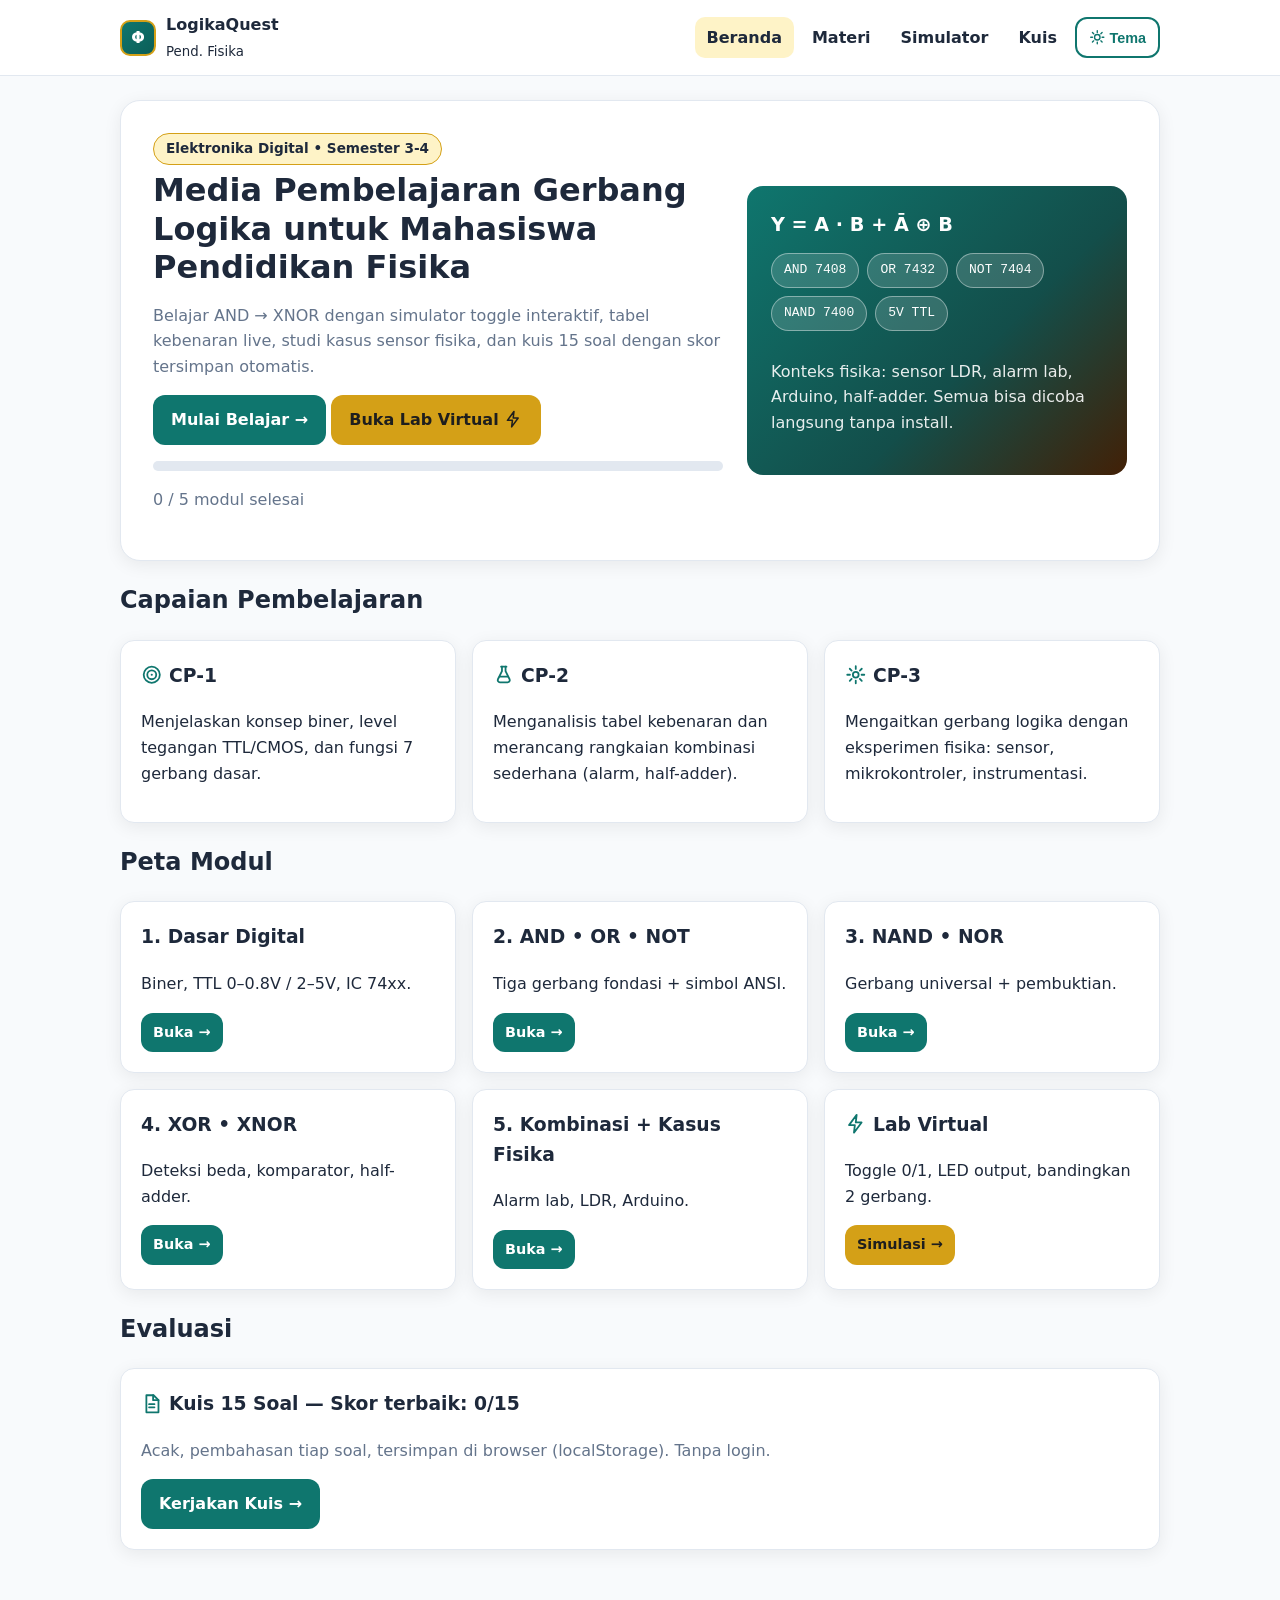
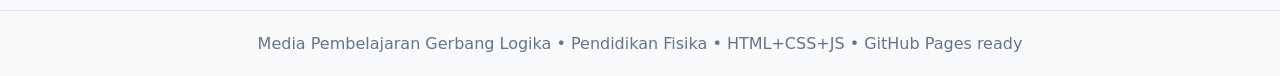
<file: index.html>
<!DOCTYPE html>
<html lang="id">
<head><meta charset="UTF-8"><meta name="viewport" content="width=device-width,initial-scale=1">
<title>Media Gerbang Logika — Pendidikan Fisika</title>
<link rel="stylesheet" href="css/style.css"></head>
<body>
<header class="top"><nav class="nav">
<a class="brand" href="index.html"><span class="brand-badge">Φ</span><span>LogikaQuest<br><small style="font-weight:400">Pend. Fisika</small></span></a>
<div class="nav-links">
<a href="index.html">Beranda</a><a href="materi/dasar.html">Materi</a><a href="simulator.html">Simulator</a><a href="kuis.html">Kuis</a>
<button class="btn small ghost" onclick="toggleTheme()"><svg class="icon" viewBox="0 0 24 24" aria-hidden="true"><circle cx="12" cy="12" r="4"/><path d="M12 2.5v2.5M12 19v2.5M2.5 12H5M19 12h2.5M5 5l1.8 1.8M17.2 17.2 19 19M19 5l-1.8 1.8M6.8 17.2 5 19"/></svg> Tema</button>
</div></nav></header>
<main>
<section class="hero">
<div>
<span class="tag">Elektronika Digital • Semester 3-4</span>
<h1>Media Pembelajaran Gerbang Logika untuk Mahasiswa Pendidikan Fisika</h1>
<p class="muted">Belajar AND → XNOR dengan simulator toggle interaktif, tabel kebenaran live, studi kasus sensor fisika, dan kuis 15 soal dengan skor tersimpan otomatis.</p>
<p><a class="btn" href="materi/dasar.html">Mulai Belajar →</a> <a class="btn gold" href="simulator.html">Buka Lab Virtual <svg class="icon" viewBox="0 0 24 24" aria-hidden="true"><path d="M13 2 4.5 13.5H11L10 22l8.5-11.5H12L13 2z"/></svg></a></p>
<div class="progress"><div id="progressBar"></div></div>
<p class="muted" id="progressTxt"></p>
</div>
<div class="hero-art">
<div><b style="font-size:1.2rem">Y = A · B + Ā ⊕ B</b></div>
<div class="chip-row"><span class="chip">AND 7408</span><span class="chip">OR 7432</span><span class="chip">NOT 7404</span><span class="chip">NAND 7400</span><span class="chip">5V TTL</span></div>
<p style="opacity:.9">Konteks fisika: sensor LDR, alarm lab, Arduino, half-adder. Semua bisa dicoba langsung tanpa install.</p>
</div>
</section>

<h2>Capaian Pembelajaran</h2>
<div class="grid cols3">
<div class="card"><h3><svg class="icon" viewBox="0 0 24 24" aria-hidden="true"><circle cx="12" cy="12" r="9"/><circle cx="12" cy="12" r="5"/><circle cx="12" cy="12" r="1.2" fill="currentColor" stroke="none"/></svg> CP-1</h3><p>Menjelaskan konsep biner, level tegangan TTL/CMOS, dan fungsi 7 gerbang dasar.</p></div>
<div class="card"><h3><svg class="icon" viewBox="0 0 24 24" aria-hidden="true"><path d="M9 3h6"/><path d="M10 3v5L5.5 17a2.5 2.5 0 0 0 2.2 3.5h8.6a2.5 2.5 0 0 0 2.2-3.5L14 8V3"/><path d="M7.5 14h9"/></svg> CP-2</h3><p>Menganalisis tabel kebenaran dan merancang rangkaian kombinasi sederhana (alarm, half-adder).</p></div>
<div class="card"><h3><svg class="icon" viewBox="0 0 24 24" aria-hidden="true"><circle cx="12" cy="12" r="3.2"/><path d="M12 2.5v3M12 18.5v3M2.5 12h3M18.5 12h3M5.3 5.3l2.1 2.1M16.6 16.6l2.1 2.1M18.7 5.3l-2.1 2.1M7.4 16.6l-2.1 2.1"/></svg> CP-3</h3><p>Mengaitkan gerbang logika dengan eksperimen fisika: sensor, mikrokontroler, instrumentasi.</p></div>
</div>

<h2>Peta Modul</h2>
<div class="grid cols3">
<div class="card" data-modul="dasar"><h3>1. Dasar Digital <span class="done-badge muted"></span></h3><p>Biner, TTL 0–0.8V / 2–5V, IC 74xx.</p><a class="btn small" href="materi/dasar.html">Buka →</a></div>
<div class="card" data-modul="dasar2"><h3>2. AND • OR • NOT <span class="done-badge muted"></span></h3><p>Tiga gerbang fondasi + simbol ANSI.</p><a class="btn small" href="materi/and-or-not.html">Buka →</a></div>
<div class="card" data-modul="nand"><h3>3. NAND • NOR <span class="done-badge muted"></span></h3><p>Gerbang universal + pembuktian.</p><a class="btn small" href="materi/nand-nor.html">Buka →</a></div>
<div class="card" data-modul="xor"><h3>4. XOR • XNOR <span class="done-badge muted"></span></h3><p>Deteksi beda, komparator, half-adder.</p><a class="btn small" href="materi/xor-xnor.html">Buka →</a></div>
<div class="card" data-modul="komb"><h3>5. Kombinasi + Kasus Fisika <span class="done-badge muted"></span></h3><p>Alarm lab, LDR, Arduino.</p><a class="btn small" href="materi/kombinasi.html">Buka →</a></div>
<div class="card"><h3><svg class="icon" viewBox="0 0 24 24" aria-hidden="true"><path d="M13 2 4.5 13.5H11L10 22l8.5-11.5H12L13 2z"/></svg> Lab Virtual</h3><p>Toggle 0/1, LED output, bandingkan 2 gerbang.</p><a class="btn small gold" href="simulator.html">Simulasi →</a></div>
</div>

<h2>Evaluasi</h2>
<div class="card"><h3><svg class="icon" viewBox="0 0 24 24" aria-hidden="true"><path d="M6 2.5h8L19.5 8v13.5h-13.5z"/><path d="M13.5 2.5V8H19.5"/><path d="M9 12.5h6M9 16h6"/></svg> Kuis 15 Soal — Skor terbaik: <span id="bestScore">0</span>/15</h3>
<p class="muted">Acak, pembahasan tiap soal, tersimpan di browser (localStorage). Tanpa login.</p>
<a class="btn" href="kuis.html">Kerjakan Kuis →</a></div>
</main>
<footer>Media Pembelajaran Gerbang Logika • Pendidikan Fisika • HTML+CSS+JS • GitHub Pages ready</footer>
<script src="js/main.js"></script>
</body></html>
</file>
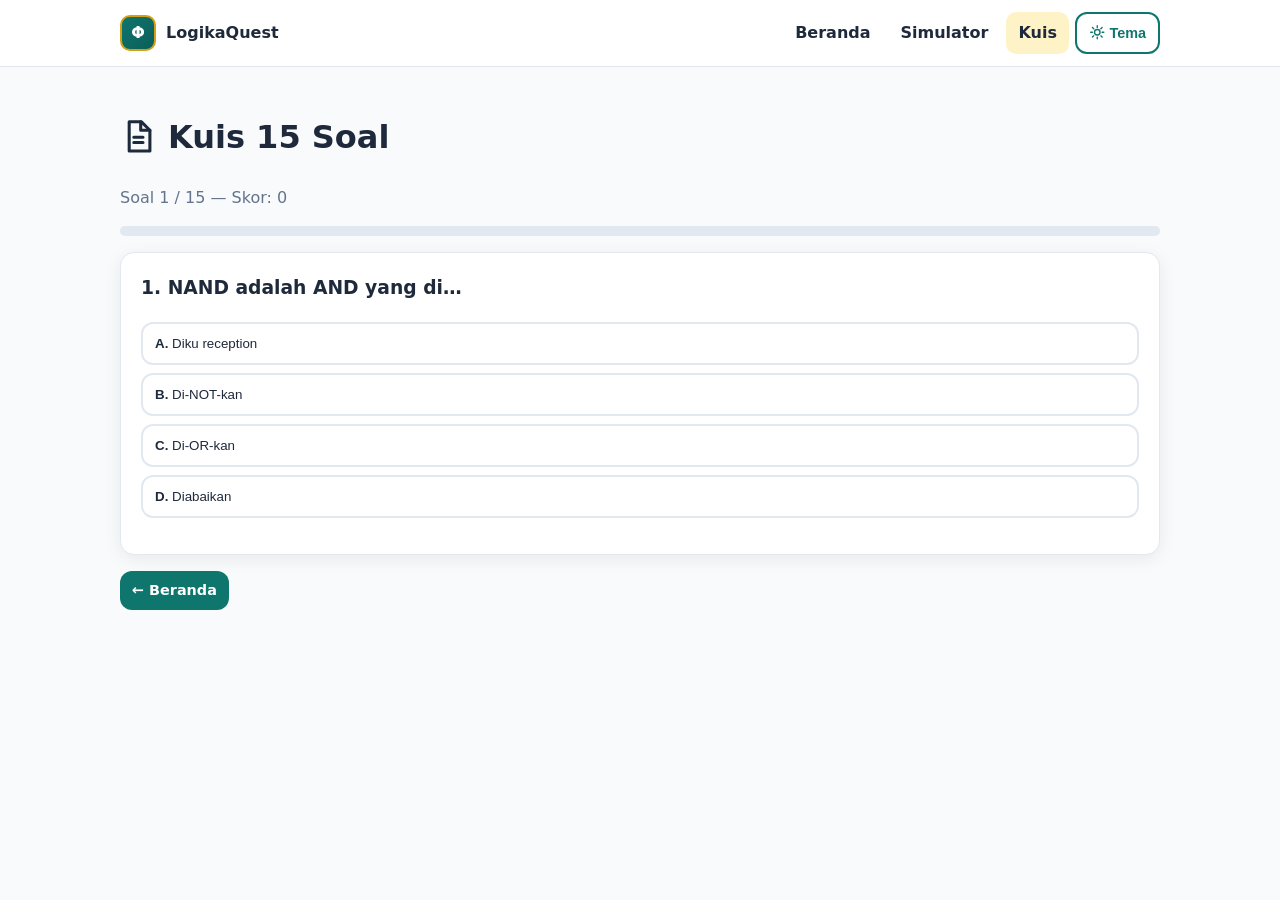
<file: kuis.html>
<!DOCTYPE html>
<html lang="id"><head><meta charset="UTF-8"><meta name="viewport" content="width=device-width,initial-scale=1">
<title>Kuis — Gerbang Logika</title><link rel="stylesheet" href="css/style.css"></head>
<body>
<header class="top"><nav class="nav">
<a class="brand" href="index.html"><span class="brand-badge">Φ</span><span>LogikaQuest</span></a>
<div class="nav-links"><a href="index.html">Beranda</a><a href="simulator.html">Simulator</a><a href="kuis.html">Kuis</a>
<button class="btn small ghost" onclick="toggleTheme()"><svg class="icon" viewBox="0 0 24 24" aria-hidden="true"><circle cx="12" cy="12" r="4"/><path d="M12 2.5v2.5M12 19v2.5M2.5 12H5M19 12h2.5M5 5l1.8 1.8M17.2 17.2 19 19M19 5l-1.8 1.8M6.8 17.2 5 19"/></svg> Tema</button></div></nav></header>
<main>
<h1><svg class="icon" viewBox="0 0 24 24" aria-hidden="true"><path d="M6 2.5h8L19.5 8v13.5h-13.5z"/><path d="M13.5 2.5V8H19.5"/><path d="M9 12.5h6M9 16h6"/></svg> Kuis 15 Soal</h1>
<p class="muted" id="progres">Memuat…</p>
<div class="progress"><div id="bar"></div></div>
<div id="soalArea" class="card" style="margin-top:16px"></div>
<div id="hasil" style="margin-top:16px"></div>
<p><button class="btn small ghost" id="btnUlang" style="display:none" onclick="mulaiKuis()"><svg class="icon" viewBox="0 0 24 24" aria-hidden="true"><path d="M20 12a8 8 0 1 1-2.4-5.7"/><path d="M20 3v4.5h-4.5"/></svg> Ulangi</button>
<a class="btn small" href="index.html">← Beranda</a></p>
</main>
<script src="js/main.js"></script><script src="js/quiz.js"></script>
</body></html>
</file>
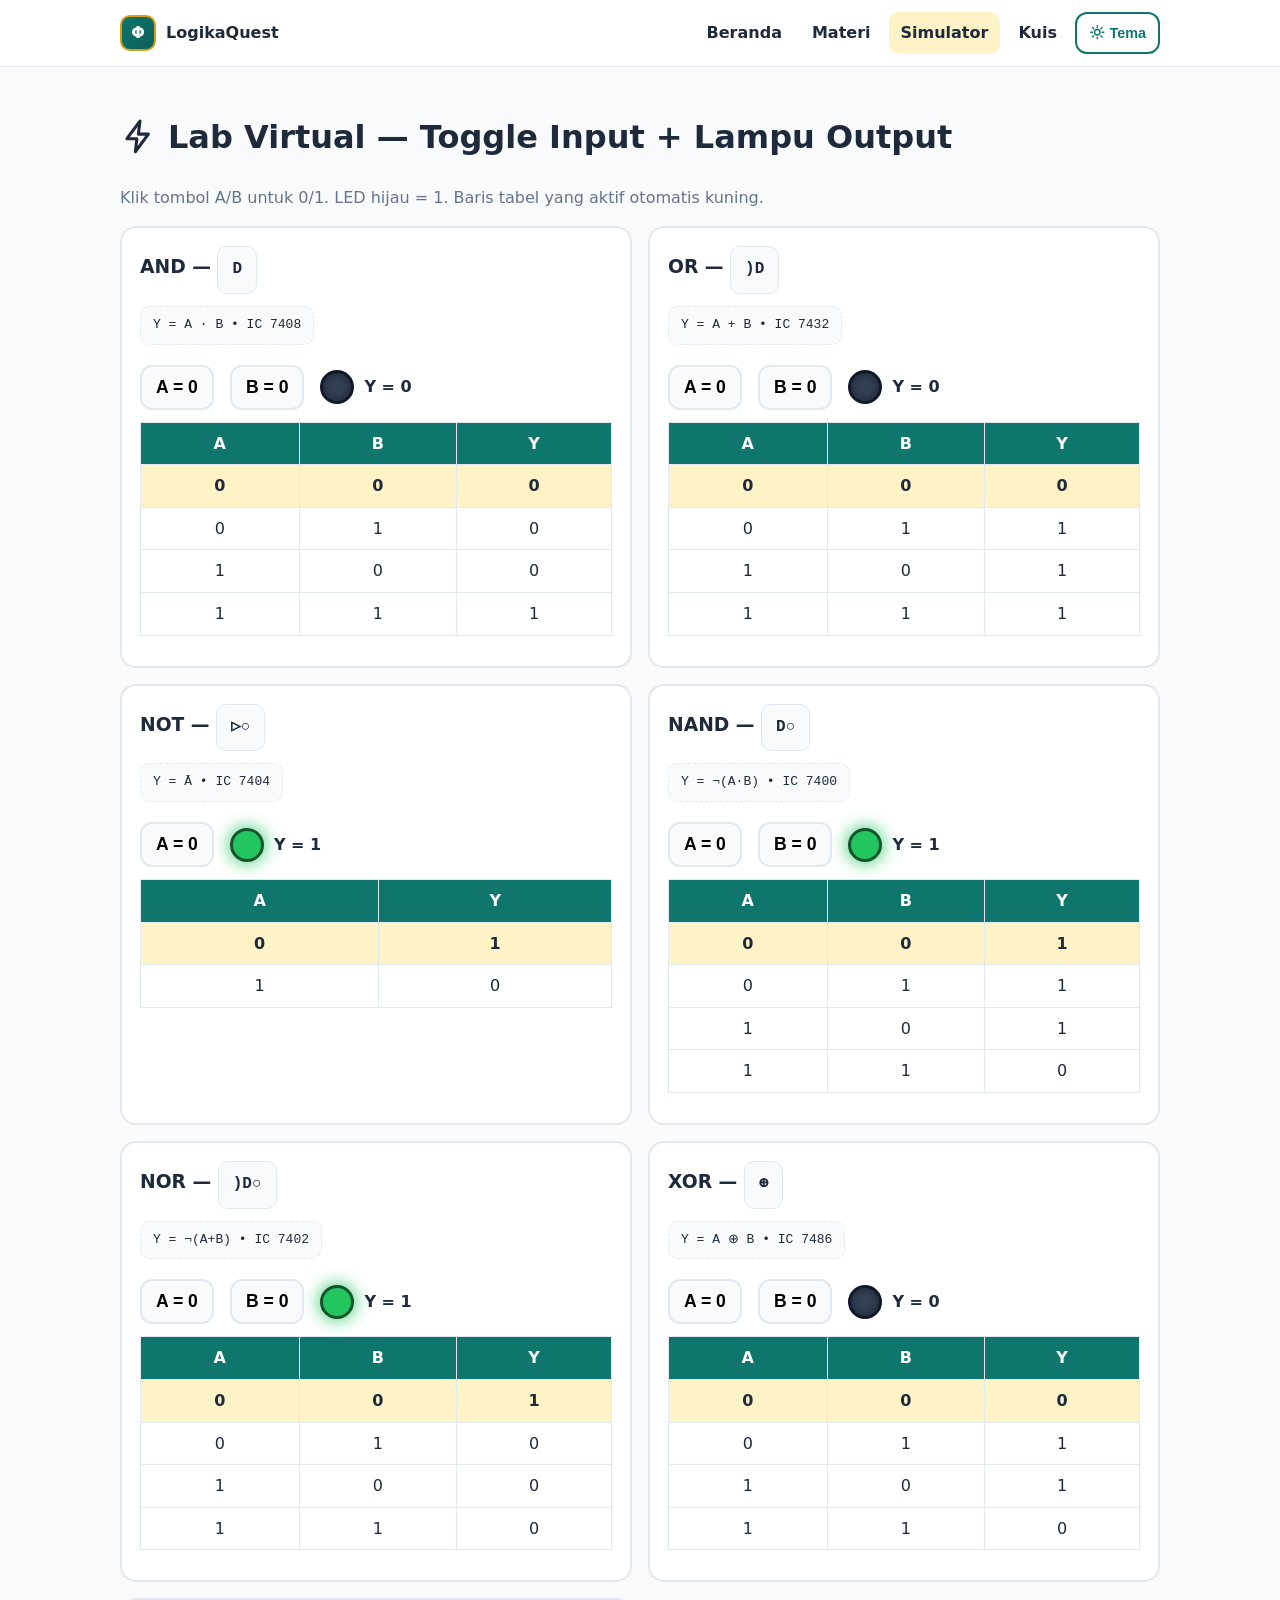
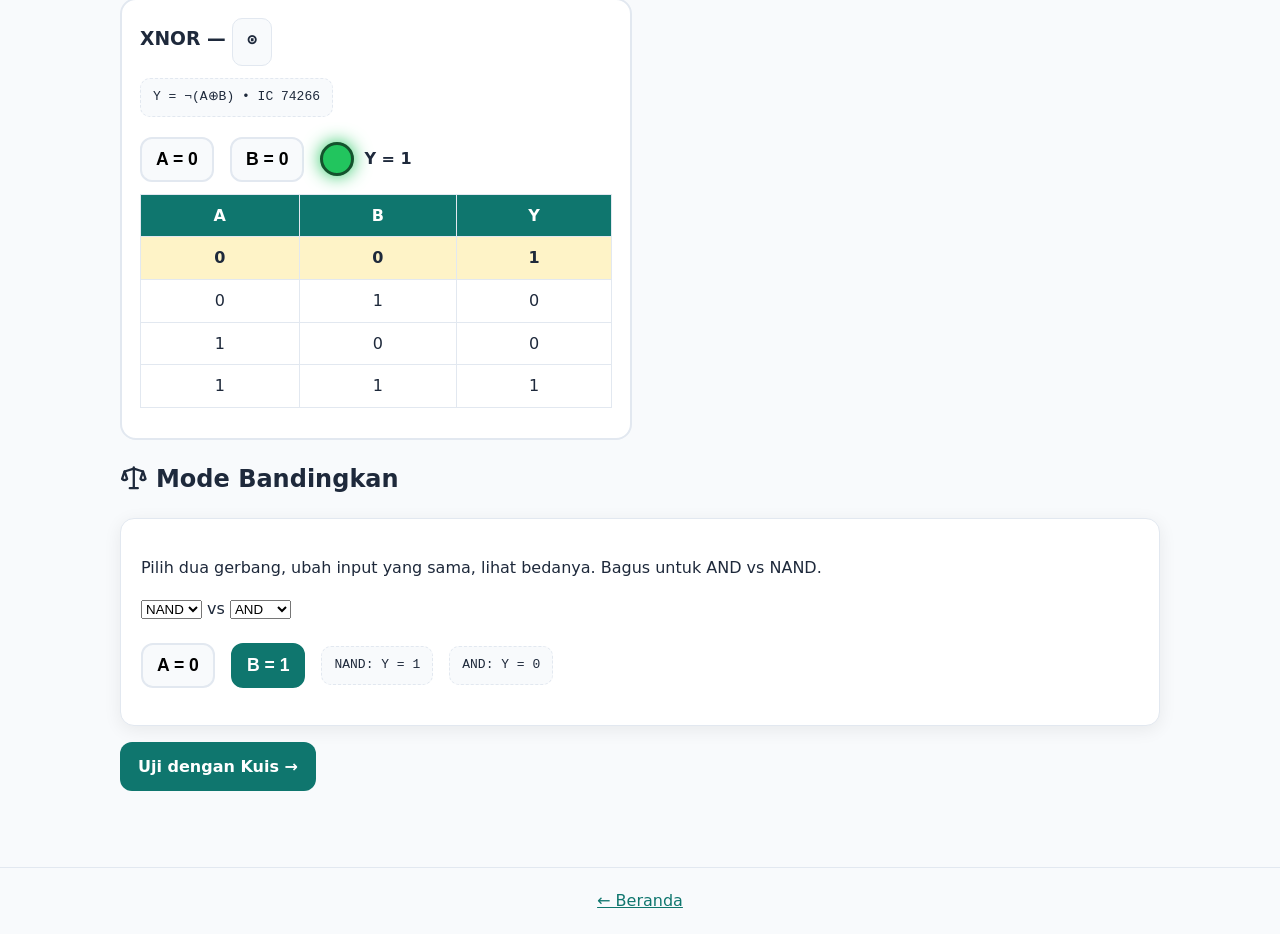
<file: simulator.html>
<!DOCTYPE html>
<html lang="id"><head><meta charset="UTF-8"><meta name="viewport" content="width=device-width,initial-scale=1">
<title>Simulator — Gerbang Logika</title><link rel="stylesheet" href="css/style.css"></head>
<body>
<header class="top"><nav class="nav">
<a class="brand" href="index.html"><span class="brand-badge">Φ</span><span>LogikaQuest</span></a>
<div class="nav-links"><a href="index.html">Beranda</a><a href="materi/dasar.html">Materi</a><a href="simulator.html">Simulator</a><a href="kuis.html">Kuis</a>
<button class="btn small ghost" onclick="toggleTheme()"><svg class="icon" viewBox="0 0 24 24" aria-hidden="true"><circle cx="12" cy="12" r="4"/><path d="M12 2.5v2.5M12 19v2.5M2.5 12H5M19 12h2.5M5 5l1.8 1.8M17.2 17.2 19 19M19 5l-1.8 1.8M6.8 17.2 5 19"/></svg> Tema</button></div></nav></header>
<main>
<h1><svg class="icon" viewBox="0 0 24 24" aria-hidden="true"><path d="M13 2 4.5 13.5H11L10 22l8.5-11.5H12L13 2z"/></svg> Lab Virtual — Toggle Input + Lampu Output</h1>
<p class="muted">Klik tombol A/B untuk 0/1. LED hijau = 1. Baris tabel yang aktif otomatis kuning.</p>
<div class="grid cols2">

<div class="gate-sim" id="sim-AND" data-gate="AND"><h3>AND — <span class="symbol">D</span></h3><span class="eq">Y = A · B • IC 7408</span>
<div class="controls"><button class="toggle" data-in="a">A = 0</button><button class="toggle" data-in="b">B = 0</button>
<span class="lamp"><span class="led"></span><span data-out>Y = 0</span></span></div>
<table class="truth"><thead><tr><th>A</th><th>B</th><th>Y</th></tr></thead><tbody>
<tr><td>0</td><td>0</td><td>0</td></tr><tr><td>0</td><td>1</td><td>0</td></tr><tr><td>1</td><td>0</td><td>0</td></tr><tr><td>1</td><td>1</td><td>1</td></tr></tbody></table></div>

<div class="gate-sim" id="sim-OR" data-gate="OR"><h3>OR — <span class="symbol">)D</span></h3><span class="eq">Y = A + B • IC 7432</span>
<div class="controls"><button class="toggle" data-in="a">A = 0</button><button class="toggle" data-in="b">B = 0</button>
<span class="lamp"><span class="led"></span><span data-out>Y = 0</span></span></div>
<table class="truth"><thead><tr><th>A</th><th>B</th><th>Y</th></tr></thead><tbody>
<tr><td>0</td><td>0</td><td>0</td></tr><tr><td>0</td><td>1</td><td>1</td></tr><tr><td>1</td><td>0</td><td>1</td></tr><tr><td>1</td><td>1</td><td>1</td></tr></tbody></table></div>

<div class="gate-sim" id="sim-NOT" data-gate="NOT"><h3>NOT — <span class="symbol">▷○</span></h3><span class="eq">Y = Ā • IC 7404</span>
<div class="controls"><button class="toggle" data-in="a">A = 0</button>
<span class="lamp"><span class="led"></span><span data-out>Y = 0</span></span></div>
<table class="truth"><thead><tr><th>A</th><th>Y</th></tr></thead><tbody>
<tr><td>0</td><td>1</td></tr><tr><td>1</td><td>0</td></tr></tbody></table></div>

<div class="gate-sim" id="sim-NAND" data-gate="NAND"><h3>NAND — <span class="symbol">D○</span></h3><span class="eq">Y = ¬(A·B) • IC 7400</span>
<div class="controls"><button class="toggle" data-in="a">A = 0</button><button class="toggle" data-in="b">B = 0</button>
<span class="lamp"><span class="led"></span><span data-out>Y = 0</span></span></div>
<table class="truth"><thead><tr><th>A</th><th>B</th><th>Y</th></tr></thead><tbody>
<tr><td>0</td><td>0</td><td>1</td></tr><tr><td>0</td><td>1</td><td>1</td></tr><tr><td>1</td><td>0</td><td>1</td></tr><tr><td>1</td><td>1</td><td>0</td></tr></tbody></table></div>

<div class="gate-sim" id="sim-NOR" data-gate="NOR"><h3>NOR — <span class="symbol">)D○</span></h3><span class="eq">Y = ¬(A+B) • IC 7402</span>
<div class="controls"><button class="toggle" data-in="a">A = 0</button><button class="toggle" data-in="b">B = 0</button>
<span class="lamp"><span class="led"></span><span data-out>Y = 0</span></span></div>
<table class="truth"><thead><tr><th>A</th><th>B</th><th>Y</th></tr></thead><tbody>
<tr><td>0</td><td>0</td><td>1</td></tr><tr><td>0</td><td>1</td><td>0</td></tr><tr><td>1</td><td>0</td><td>0</td></tr><tr><td>1</td><td>1</td><td>0</td></tr></tbody></table></div>

<div class="gate-sim" id="sim-XOR" data-gate="XOR"><h3>XOR — <span class="symbol">⊕</span></h3><span class="eq">Y = A ⊕ B • IC 7486</span>
<div class="controls"><button class="toggle" data-in="a">A = 0</button><button class="toggle" data-in="b">B = 0</button>
<span class="lamp"><span class="led"></span><span data-out>Y = 0</span></span></div>
<table class="truth"><thead><tr><th>A</th><th>B</th><th>Y</th></tr></thead><tbody>
<tr><td>0</td><td>0</td><td>0</td></tr><tr><td>0</td><td>1</td><td>1</td></tr><tr><td>1</td><td>0</td><td>1</td></tr><tr><td>1</td><td>1</td><td>0</td></tr></tbody></table></div>

<div class="gate-sim" id="sim-XNOR" data-gate="XNOR"><h3>XNOR — <span class="symbol">⊙</span></h3><span class="eq">Y = ¬(A⊕B) • IC 74266</span>
<div class="controls"><button class="toggle" data-in="a">A = 0</button><button class="toggle" data-in="b">B = 0</button>
<span class="lamp"><span class="led"></span><span data-out>Y = 0</span></span></div>
<table class="truth"><thead><tr><th>A</th><th>B</th><th>Y</th></tr></thead><tbody>
<tr><td>0</td><td>0</td><td>1</td></tr><tr><td>0</td><td>1</td><td>0</td></tr><tr><td>1</td><td>0</td><td>0</td></tr><tr><td>1</td><td>1</td><td>1</td></tr></tbody></table></div>

</div>
<h2><svg class="icon" viewBox="0 0 24 24" aria-hidden="true"><path d="M12 3v18M8.5 21h7"/><path d="M4 6.5 12 4l8 2.5"/><path d="M4 6.5 1.8 13a3.2 3.2 0 0 0 4.4 0L4 6.5M20 6.5l-2.2 6.5a3.2 3.2 0 0 0 4.4 0L20 6.5"/></svg> Mode Bandingkan</h2>
<div class="card">
<p>Pilih dua gerbang, ubah input yang sama, lihat bedanya. Bagus untuk AND vs NAND.</p>
<p><select id="cmp1"><option>AND</option><option>OR</option><option>NOT</option><option selected>NAND</option><option>NOR</option><option>XOR</option><option>XNOR</option></select>
vs <select id="cmp2"><option selected>AND</option><option>OR</option><option>NOT</option><option>NAND</option><option>NOR</option><option>XOR</option><option>XNOR</option></select></p>
<div class="controls"><button class="toggle" id="cmpA">A = 0</button><button class="toggle" id="cmpB">B = 0</button>
<span class="eq" id="cmpOut1"></span> <span class="eq" id="cmpOut2"></span></div>
</div>
<p><a class="btn" href="kuis.html">Uji dengan Kuis →</a></p>
</main>
<footer><a href="index.html">← Beranda</a></footer>
<script src="js/main.js"></script><script src="js/simulator.js"></script>
</body></html>
</file>
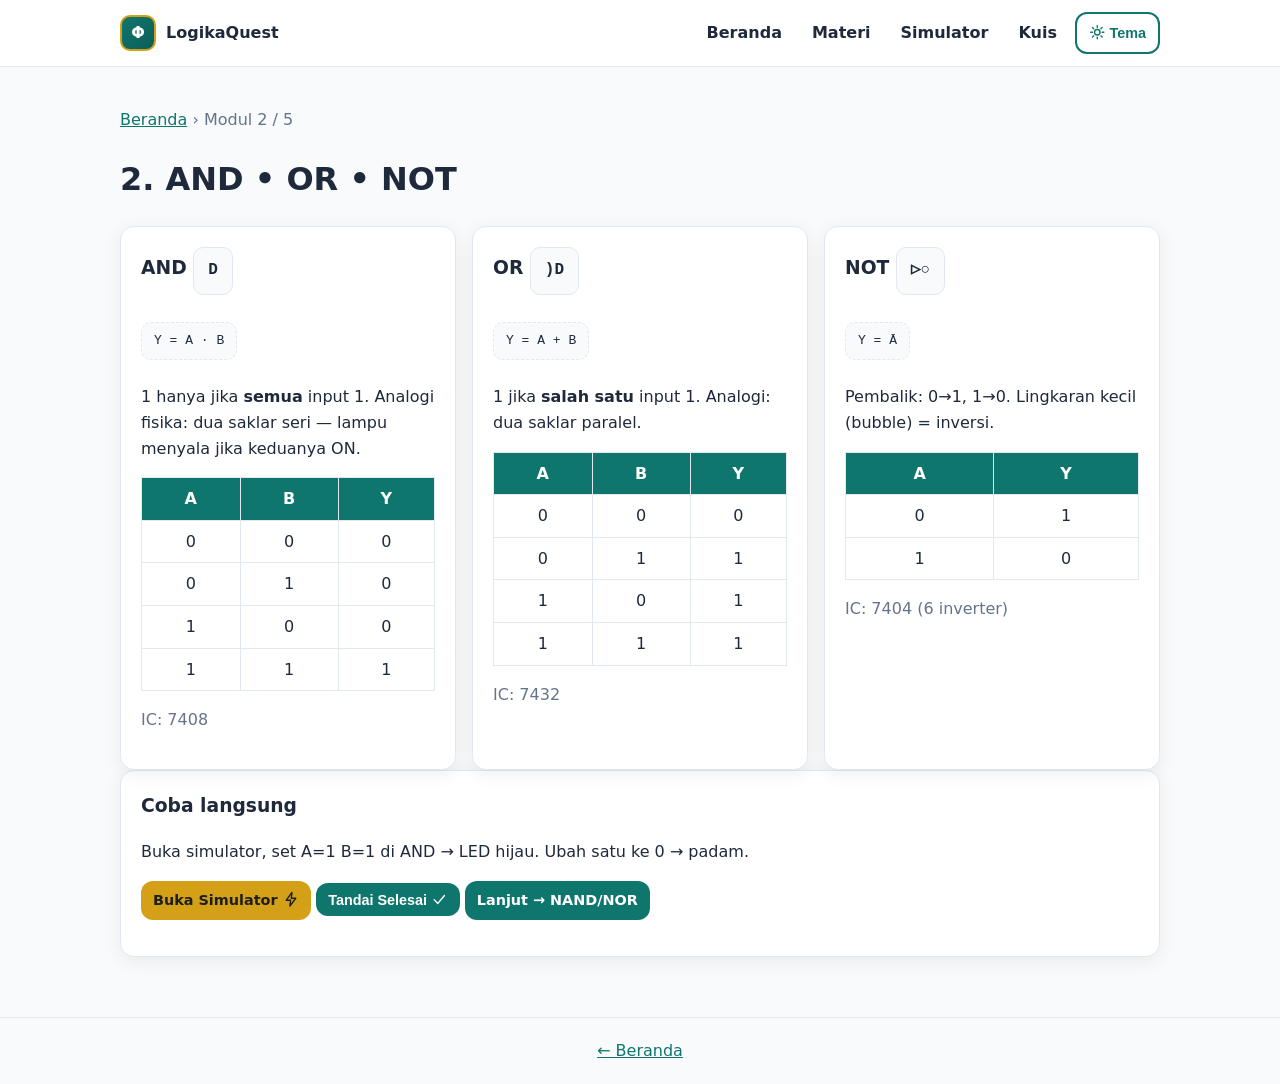
<file: materi/and-or-not.html>
<!DOCTYPE html><html lang="id"><head><meta charset="UTF-8"><meta name="viewport" content="width=device-width,initial-scale=1">
<title>AND OR NOT — Gerbang Logika</title><link rel="stylesheet" href="../css/style.css"></head>
<body><header class="top"><nav class="nav">
<a class="brand" href="../index.html"><span class="brand-badge">Φ</span><span>LogikaQuest</span></a>
<div class="nav-links"><a href="../index.html">Beranda</a><a href="dasar.html">Materi</a><a href="../simulator.html">Simulator</a><a href="../kuis.html">Kuis</a>
<button class="btn small ghost" onclick="toggleTheme()"><svg class="icon" viewBox="0 0 24 24" aria-hidden="true"><circle cx="12" cy="12" r="4"/><path d="M12 2.5v2.5M12 19v2.5M2.5 12H5M19 12h2.5M5 5l1.8 1.8M17.2 17.2 19 19M19 5l-1.8 1.8M6.8 17.2 5 19"/></svg> Tema</button></div></nav></header>
<main>
<p class="muted"><a href="../index.html">Beranda</a> › Modul 2 / 5</p>
<h1>2. AND • OR • NOT</h1>
<div class="grid cols3">
<div class="card"><h3>AND <span class="symbol">D</span></h3><p class="eq">Y = A · B</p><p>1 hanya jika <b>semua</b> input 1. Analogi fisika: dua saklar seri — lampu menyala jika keduanya ON.</p>
<table class="truth"><tr><th>A</th><th>B</th><th>Y</th></tr><tr><td>0</td><td>0</td><td>0</td></tr><tr><td>0</td><td>1</td><td>0</td></tr><tr><td>1</td><td>0</td><td>0</td></tr><tr><td>1</td><td>1</td><td>1</td></tr></table><p class="muted">IC: 7408</p></div>
<div class="card"><h3>OR <span class="symbol">)D</span></h3><p class="eq">Y = A + B</p><p>1 jika <b>salah satu</b> input 1. Analogi: dua saklar paralel.</p>
<table class="truth"><tr><th>A</th><th>B</th><th>Y</th></tr><tr><td>0</td><td>0</td><td>0</td></tr><tr><td>0</td><td>1</td><td>1</td></tr><tr><td>1</td><td>0</td><td>1</td></tr><tr><td>1</td><td>1</td><td>1</td></tr></table><p class="muted">IC: 7432</p></div>
<div class="card"><h3>NOT <span class="symbol">▷○</span></h3><p class="eq">Y = Ā</p><p>Pembalik: 0→1, 1→0. Lingkaran kecil (bubble) = inversi.</p>
<table class="truth"><tr><th>A</th><th>Y</th></tr><tr><td>0</td><td>1</td></tr><tr><td>1</td><td>0</td></tr></table><p class="muted">IC: 7404 (6 inverter)</p></div>
</div>
<div class="card"><h3>Coba langsung</h3><p>Buka simulator, set A=1 B=1 di AND → LED hijau. Ubah satu ke 0 → padam.</p>
<p><a class="btn small gold" href="../simulator.html">Buka Simulator <svg class="icon" viewBox="0 0 24 24" aria-hidden="true"><path d="M13 2 4.5 13.5H11L10 22l8.5-11.5H12L13 2z"/></svg></a> <button class="btn small" onclick="markDone('dasar2')">Tandai Selesai <svg class="icon" viewBox="0 0 24 24" aria-hidden="true"><path d="M4.5 12.5 10 18 19.5 6.5"/></svg></button> <a class="btn small" href="nand-nor.html">Lanjut → NAND/NOR</a></p></div>
</main><footer><a href="../index.html">← Beranda</a></footer>
<script src="../js/main.js"></script></body></html>
</file>
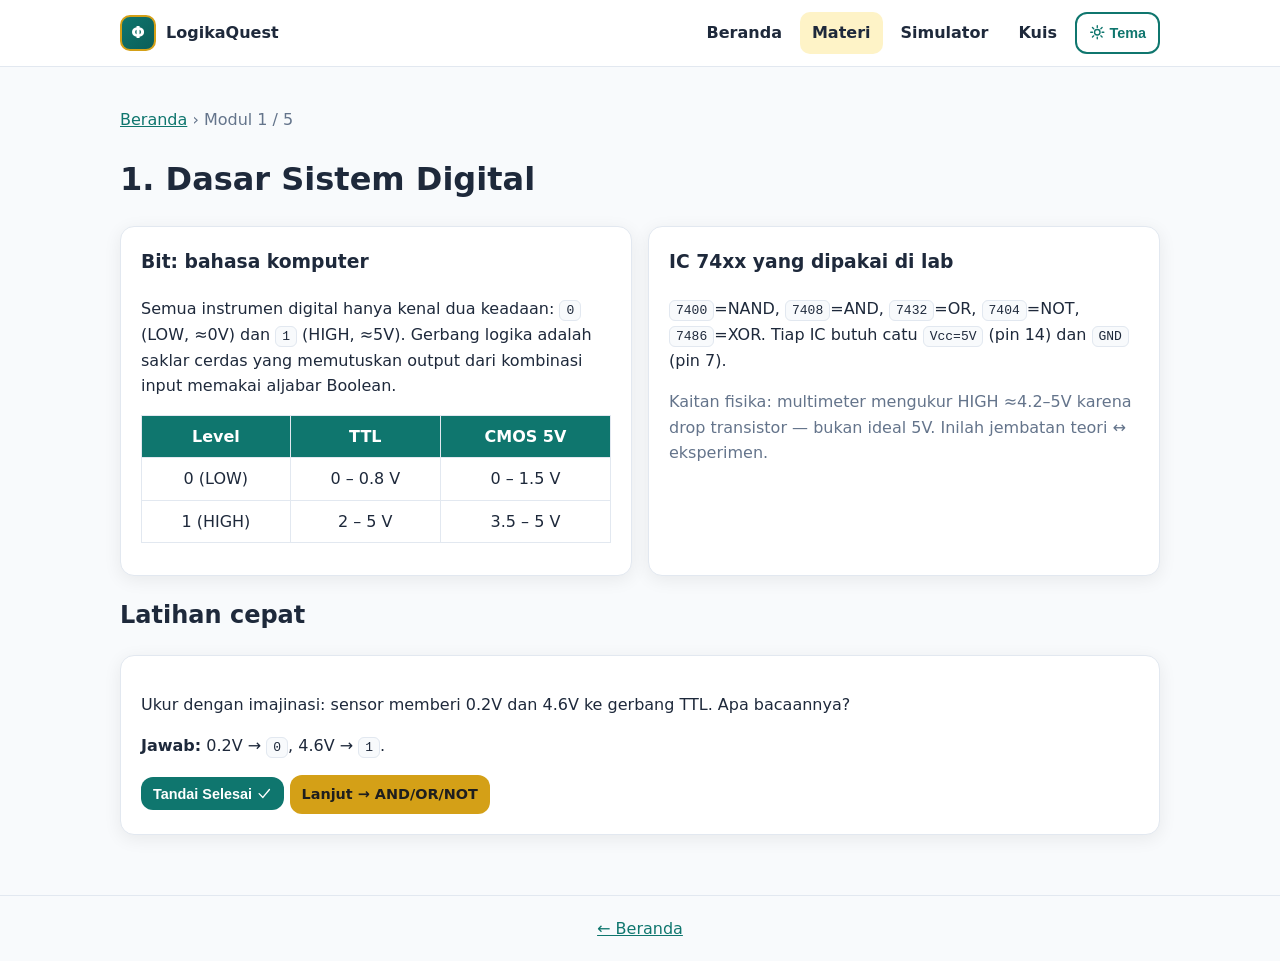
<file: materi/dasar.html>
<!DOCTYPE html><html lang="id"><head><meta charset="UTF-8"><meta name="viewport" content="width=device-width,initial-scale=1">
<title>1. Dasar Digital — Gerbang Logika</title><link rel="stylesheet" href="../css/style.css"></head>
<body><header class="top"><nav class="nav">
<a class="brand" href="../index.html"><span class="brand-badge">Φ</span><span>LogikaQuest</span></a>
<div class="nav-links"><a href="../index.html">Beranda</a><a href="dasar.html">Materi</a><a href="../simulator.html">Simulator</a><a href="../kuis.html">Kuis</a>
<button class="btn small ghost" onclick="toggleTheme()"><svg class="icon" viewBox="0 0 24 24" aria-hidden="true"><circle cx="12" cy="12" r="4"/><path d="M12 2.5v2.5M12 19v2.5M2.5 12H5M19 12h2.5M5 5l1.8 1.8M17.2 17.2 19 19M19 5l-1.8 1.8M6.8 17.2 5 19"/></svg> Tema</button></div></nav></header>
<main>
<p class="muted"><a href="../index.html">Beranda</a> › Modul 1 / 5</p>
<h1>1. Dasar Sistem Digital</h1>
<div class="grid cols2">
<div class="card"><h3>Bit: bahasa komputer</h3><p>Semua instrumen digital hanya kenal dua keadaan: <code>0</code> (LOW, ≈0V) dan <code>1</code> (HIGH, ≈5V). Gerbang logika adalah saklar cerdas yang memutuskan output dari kombinasi input memakai aljabar Boolean.</p>
<table class="truth"><tr><th>Level</th><th>TTL</th><th>CMOS 5V</th></tr><tr><td>0 (LOW)</td><td>0 – 0.8 V</td><td>0 – 1.5 V</td></tr><tr><td>1 (HIGH)</td><td>2 – 5 V</td><td>3.5 – 5 V</td></tr></table></div>
<div class="card"><h3>IC 74xx yang dipakai di lab</h3><p><code>7400</code>=NAND, <code>7408</code>=AND, <code>7432</code>=OR, <code>7404</code>=NOT, <code>7486</code>=XOR. Tiap IC butuh catu <code>Vcc=5V</code> (pin 14) dan <code>GND</code> (pin 7).</p><p class="muted">Kaitan fisika: multimeter mengukur HIGH ≈4.2–5V karena drop transistor — bukan ideal 5V. Inilah jembatan teori ↔ eksperimen.</p></div>
</div>
<h2>Latihan cepat</h2>
<div class="card"><p>Ukur dengan imajinasi: sensor memberi 0.2V dan 4.6V ke gerbang TTL. Apa bacaannya?</p><p><b>Jawab:</b> 0.2V → <code>0</code>, 4.6V → <code>1</code>.</p>
<button class="btn small" onclick="markDone('dasar')">Tandai Selesai <svg class="icon" viewBox="0 0 24 24" aria-hidden="true"><path d="M4.5 12.5 10 18 19.5 6.5"/></svg></button> <a class="btn small gold" href="and-or-not.html">Lanjut → AND/OR/NOT</a></div>
</main><footer><a href="../index.html">← Beranda</a></footer>
<script src="../js/main.js"></script></body></html>
</file>
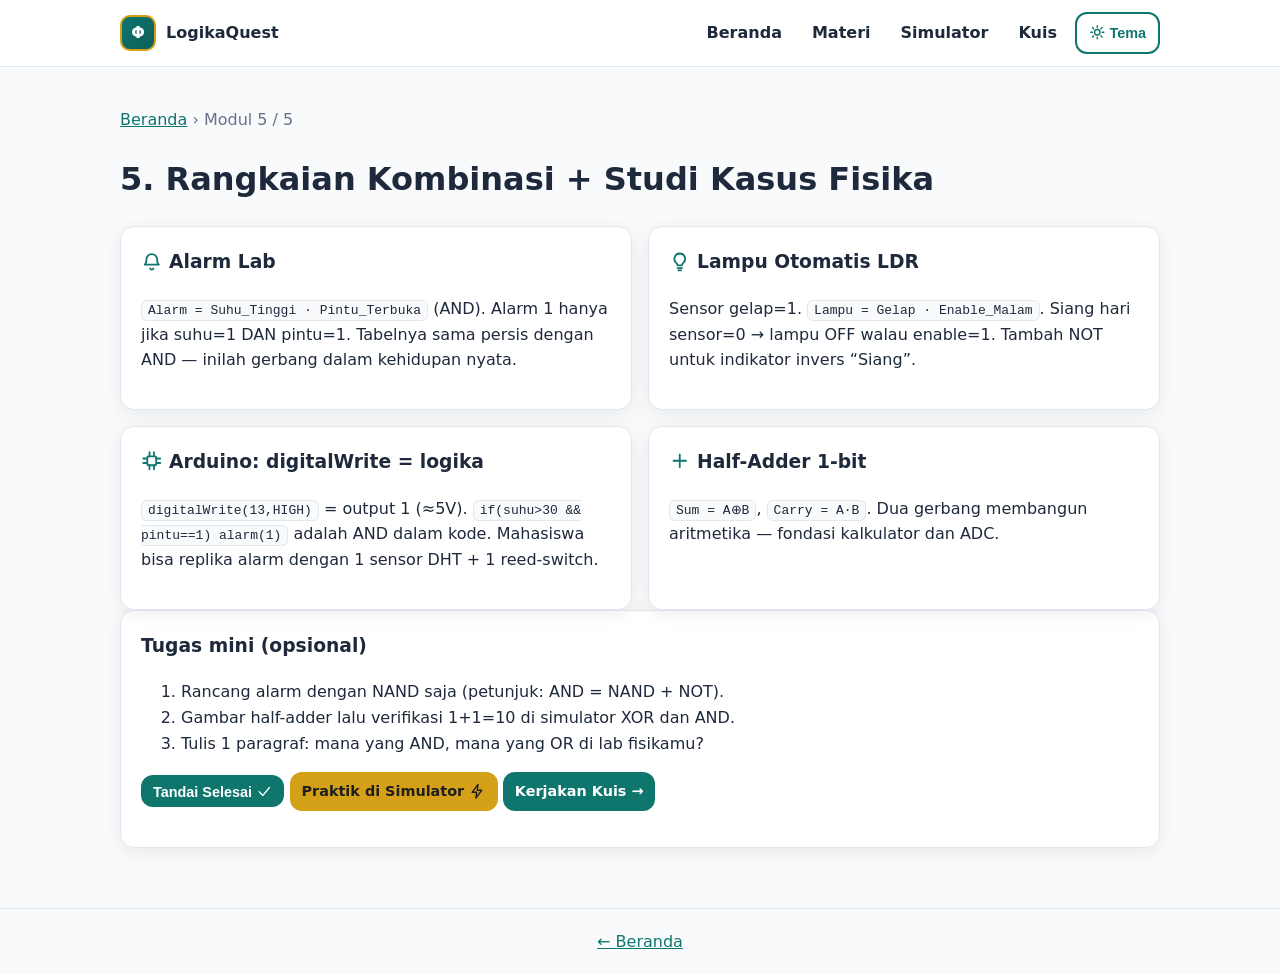
<file: materi/kombinasi.html>
<!DOCTYPE html><html lang="id"><head><meta charset="UTF-8"><meta name="viewport" content="width=device-width,initial-scale=1">
<title>Kombinasi + Kasus Fisika — Gerbang Logika</title><link rel="stylesheet" href="../css/style.css"></head>
<body><header class="top"><nav class="nav">
<a class="brand" href="../index.html"><span class="brand-badge">Φ</span><span>LogikaQuest</span></a>
<div class="nav-links"><a href="../index.html">Beranda</a><a href="dasar.html">Materi</a><a href="../simulator.html">Simulator</a><a href="../kuis.html">Kuis</a>
<button class="btn small ghost" onclick="toggleTheme()"><svg class="icon" viewBox="0 0 24 24" aria-hidden="true"><circle cx="12" cy="12" r="4"/><path d="M12 2.5v2.5M12 19v2.5M2.5 12H5M19 12h2.5M5 5l1.8 1.8M17.2 17.2 19 19M19 5l-1.8 1.8M6.8 17.2 5 19"/></svg> Tema</button></div></nav></header>
<main>
<p class="muted"><a href="../index.html">Beranda</a> › Modul 5 / 5</p>
<h1>5. Rangkaian Kombinasi + Studi Kasus Fisika</h1>
<div class="grid cols2">
<div class="card"><h3><svg class="icon" viewBox="0 0 24 24" aria-hidden="true"><path d="M6 9.5a6 6 0 0 1 12 0c0 4.5 1.8 5.8 1.8 5.8H4.2S6 14 6 9.5"/><path d="M10 19.5a2.2 2.2 0 0 0 4 0"/></svg> Alarm Lab</h3><p><code>Alarm = Suhu_Tinggi · Pintu_Terbuka</code> (AND). Alarm 1 hanya jika suhu=1 DAN pintu=1. Tabelnya sama persis dengan AND — inilah gerbang dalam kehidupan nyata.</p></div>
<div class="card"><h3><svg class="icon" viewBox="0 0 24 24" aria-hidden="true"><path d="M12 2.8a6 6 0 0 0-3.7 10.7c.8.7 1.2 1.4 1.2 2.5h5c0-1.1.4-1.8 1.2-2.5A6 6 0 0 0 12 2.8z"/><path d="M9.5 19h5M10.5 21.5h3"/></svg> Lampu Otomatis LDR</h3><p>Sensor gelap=1. <code>Lampu = Gelap · Enable_Malam</code>. Siang hari sensor=0 → lampu OFF walau enable=1. Tambah NOT untuk indikator invers “Siang”.</p></div>
<div class="card"><h3><svg class="icon" viewBox="0 0 24 24" aria-hidden="true"><rect x="7" y="7" width="10" height="10" rx="1.5"/><path d="M9.5 2.5V7M14.5 2.5V7M9.5 17v4.5M14.5 17v4.5M2.5 9.5H7M2.5 14.5H7M17 9.5h4.5M17 14.5h4.5"/></svg> Arduino: digitalWrite = logika</h3><p><code>digitalWrite(13,HIGH)</code> = output 1 (≈5V). <code>if(suhu>30 && pintu==1) alarm(1)</code> adalah AND dalam kode. Mahasiswa bisa replika alarm dengan 1 sensor DHT + 1 reed-switch.</p></div>
<div class="card"><h3><svg class="icon" viewBox="0 0 24 24" aria-hidden="true"><path d="M12 5v14M5 12h14"/></svg> Half-Adder 1-bit</h3><p><code>Sum = A⊕B</code>, <code>Carry = A·B</code>. Dua gerbang membangun aritmetika — fondasi kalkulator dan ADC.</p></div>
</div>
<div class="card"><h3>Tugas mini (opsional)</h3><ol><li>Rancang alarm dengan NAND saja (petunjuk: AND = NAND + NOT).</li><li>Gambar half-adder lalu verifikasi 1+1=10 di simulator XOR dan AND.</li><li>Tulis 1 paragraf: mana yang AND, mana yang OR di lab fisikamu?</li></ol>
<p><button class="btn small" onclick="markDone('komb')">Tandai Selesai <svg class="icon" viewBox="0 0 24 24" aria-hidden="true"><path d="M4.5 12.5 10 18 19.5 6.5"/></svg></button> <a class="btn small gold" href="../simulator.html">Praktik di Simulator <svg class="icon" viewBox="0 0 24 24" aria-hidden="true"><path d="M13 2 4.5 13.5H11L10 22l8.5-11.5H12L13 2z"/></svg></a> <a class="btn small" href="../kuis.html">Kerjakan Kuis →</a></p></div>
</main><footer><a href="../index.html">← Beranda</a></footer>
<script src="../js/main.js"></script></body></html>
</file>
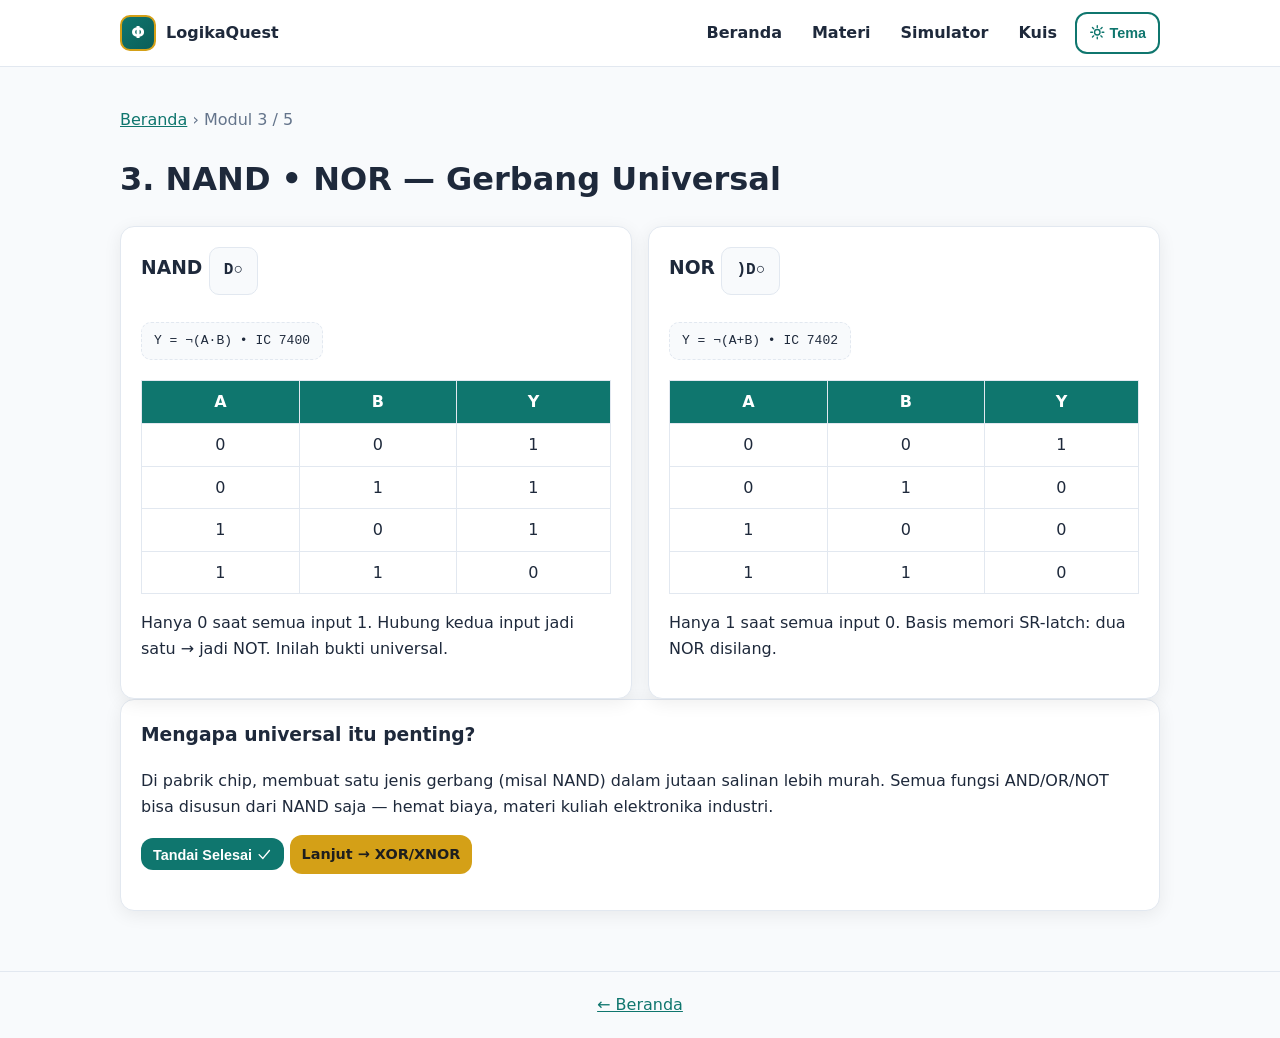
<file: materi/nand-nor.html>
<!DOCTYPE html><html lang="id"><head><meta charset="UTF-8"><meta name="viewport" content="width=device-width,initial-scale=1">
<title>NAND NOR — Gerbang Logika</title><link rel="stylesheet" href="../css/style.css"></head>
<body><header class="top"><nav class="nav">
<a class="brand" href="../index.html"><span class="brand-badge">Φ</span><span>LogikaQuest</span></a>
<div class="nav-links"><a href="../index.html">Beranda</a><a href="dasar.html">Materi</a><a href="../simulator.html">Simulator</a><a href="../kuis.html">Kuis</a>
<button class="btn small ghost" onclick="toggleTheme()"><svg class="icon" viewBox="0 0 24 24" aria-hidden="true"><circle cx="12" cy="12" r="4"/><path d="M12 2.5v2.5M12 19v2.5M2.5 12H5M19 12h2.5M5 5l1.8 1.8M17.2 17.2 19 19M19 5l-1.8 1.8M6.8 17.2 5 19"/></svg> Tema</button></div></nav></header>
<main>
<p class="muted"><a href="../index.html">Beranda</a> › Modul 3 / 5</p>
<h1>3. NAND • NOR — Gerbang Universal</h1>
<div class="grid cols2">
<div class="card"><h3>NAND <span class="symbol">D○</span></h3><p class="eq">Y = ¬(A·B) • IC 7400</p>
<table class="truth"><tr><th>A</th><th>B</th><th>Y</th></tr><tr><td>0</td><td>0</td><td>1</td></tr><tr><td>0</td><td>1</td><td>1</td></tr><tr><td>1</td><td>0</td><td>1</td></tr><tr><td>1</td><td>1</td><td>0</td></tr></table>
<p>Hanya 0 saat semua input 1. Hubung kedua input jadi satu → jadi NOT. Inilah bukti universal.</p></div>
<div class="card"><h3>NOR <span class="symbol">)D○</span></h3><p class="eq">Y = ¬(A+B) • IC 7402</p>
<table class="truth"><tr><th>A</th><th>B</th><th>Y</th></tr><tr><td>0</td><td>0</td><td>1</td></tr><tr><td>0</td><td>1</td><td>0</td></tr><tr><td>1</td><td>0</td><td>0</td></tr><tr><td>1</td><td>1</td><td>0</td></tr></table>
<p>Hanya 1 saat semua input 0. Basis memori SR-latch: dua NOR disilang.</p></div>
</div>
<div class="card"><h3>Mengapa universal itu penting?</h3><p>Di pabrik chip, membuat satu jenis gerbang (misal NAND) dalam jutaan salinan lebih murah. Semua fungsi AND/OR/NOT bisa disusun dari NAND saja — hemat biaya, materi kuliah elektronika industri.</p>
<p><button class="btn small" onclick="markDone('nand')">Tandai Selesai <svg class="icon" viewBox="0 0 24 24" aria-hidden="true"><path d="M4.5 12.5 10 18 19.5 6.5"/></svg></button> <a class="btn small gold" href="xor-xnor.html">Lanjut → XOR/XNOR</a></p></div>
</main><footer><a href="../index.html">← Beranda</a></footer>
<script src="../js/main.js"></script></body></html>
</file>
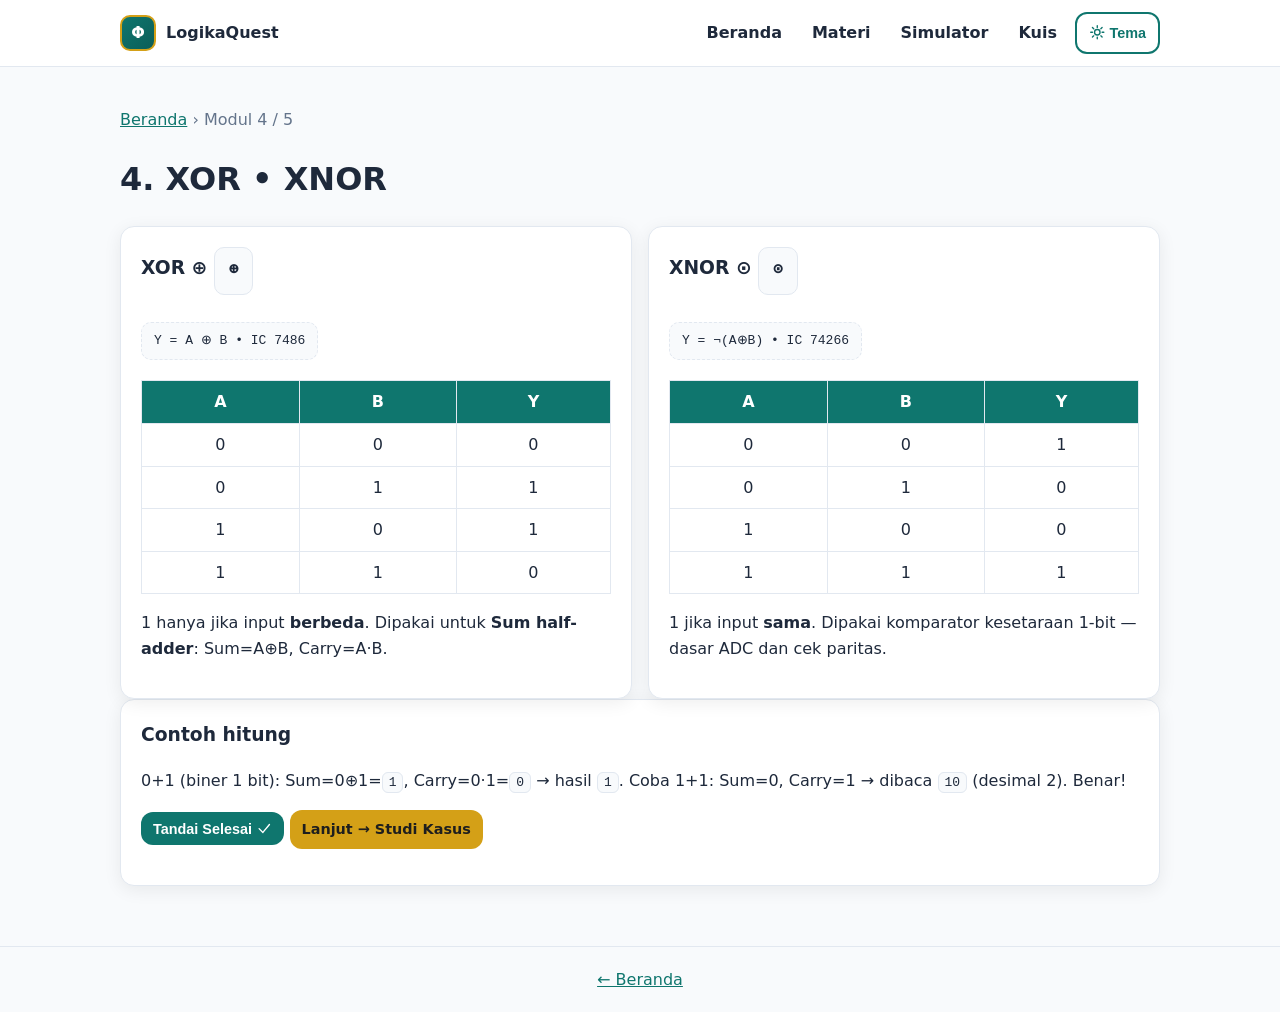
<file: materi/xor-xnor.html>
<!DOCTYPE html><html lang="id"><head><meta charset="UTF-8"><meta name="viewport" content="width=device-width,initial-scale=1">
<title>XOR XNOR — Gerbang Logika</title><link rel="stylesheet" href="../css/style.css"></head>
<body><header class="top"><nav class="nav">
<a class="brand" href="../index.html"><span class="brand-badge">Φ</span><span>LogikaQuest</span></a>
<div class="nav-links"><a href="../index.html">Beranda</a><a href="dasar.html">Materi</a><a href="../simulator.html">Simulator</a><a href="../kuis.html">Kuis</a>
<button class="btn small ghost" onclick="toggleTheme()"><svg class="icon" viewBox="0 0 24 24" aria-hidden="true"><circle cx="12" cy="12" r="4"/><path d="M12 2.5v2.5M12 19v2.5M2.5 12H5M19 12h2.5M5 5l1.8 1.8M17.2 17.2 19 19M19 5l-1.8 1.8M6.8 17.2 5 19"/></svg> Tema</button></div></nav></header>
<main>
<p class="muted"><a href="../index.html">Beranda</a> › Modul 4 / 5</p>
<h1>4. XOR • XNOR</h1>
<div class="grid cols2">
<div class="card"><h3>XOR ⊕ <span class="symbol">⊕</span></h3><p class="eq">Y = A ⊕ B • IC 7486</p>
<table class="truth"><tr><th>A</th><th>B</th><th>Y</th></tr><tr><td>0</td><td>0</td><td>0</td></tr><tr><td>0</td><td>1</td><td>1</td></tr><tr><td>1</td><td>0</td><td>1</td></tr><tr><td>1</td><td>1</td><td>0</td></tr></table>
<p>1 hanya jika input <b>berbeda</b>. Dipakai untuk <b>Sum half-adder</b>: Sum=A⊕B, Carry=A·B.</p></div>
<div class="card"><h3>XNOR ⊙ <span class="symbol">⊙</span></h3><p class="eq">Y = ¬(A⊕B) • IC 74266</p>
<table class="truth"><tr><th>A</th><th>B</th><th>Y</th></tr><tr><td>0</td><td>0</td><td>1</td></tr><tr><td>0</td><td>1</td><td>0</td></tr><tr><td>1</td><td>0</td><td>0</td></tr><tr><td>1</td><td>1</td><td>1</td></tr></table>
<p>1 jika input <b>sama</b>. Dipakai komparator kesetaraan 1-bit — dasar ADC dan cek paritas.</p></div>
</div>
<div class="card"><h3>Contoh hitung</h3><p>0+1 (biner 1 bit): Sum=0⊕1=<code>1</code>, Carry=0·1=<code>0</code> → hasil <code>1</code>. Coba 1+1: Sum=0, Carry=1 → dibaca <code>10</code> (desimal 2). Benar!</p>
<p><button class="btn small" onclick="markDone('xor')">Tandai Selesai <svg class="icon" viewBox="0 0 24 24" aria-hidden="true"><path d="M4.5 12.5 10 18 19.5 6.5"/></svg></button> <a class="btn small gold" href="kombinasi.html">Lanjut → Studi Kasus</a></p></div>
</main><footer><a href="../index.html">← Beranda</a></footer>
<script src="../js/main.js"></script></body></html>
</file>
<file: css/style.css>
:root{
  --teal:#0f766e; --teal-dark:#0b5e58; --gold:#d4a017; --gold-light:#fef3c7;
  --bg:#f8fafc; --card:#ffffff; --text:#1e293b; --muted:#64748b;
  --border:#e2e8f0; --led-off:#334155; --led-on:#22c55e;
  --radius:14px; --shadow:0 4px 18px rgba(0,0,0,.07);
}
[data-theme="dark"]{
  --bg:#0f172a; --card:#1e293b; --text:#f1f5f9; --muted:#94a3b8;
  --border:#334155; --gold-light:#422006; --shadow:0 4px 18px rgba(0,0,0,.4);
}
*{box-sizing:border-box}
body{margin:0;font-family:'Segoe UI',system-ui,Arial,sans-serif;background:var(--bg);color:var(--text);line-height:1.6}
a{color:var(--teal)}
[data-theme="dark"] a{color:#5eead4}
header.top{position:sticky;top:0;z-index:10;background:var(--card);border-bottom:1px solid var(--border)}
.nav{max-width:1080px;margin:auto;display:flex;align-items:center;gap:16px;padding:12px 20px}
.brand{display:flex;align-items:center;gap:10px;font-weight:800;text-decoration:none;color:var(--text)}
.brand-badge{width:36px;height:36px;border-radius:10px;background:linear-gradient(135deg,var(--teal),var(--teal-dark));color:#fff;display:grid;place-items:center;font-weight:900;border:2px solid var(--gold)}
.nav-links{margin-left:auto;display:flex;gap:6px;flex-wrap:wrap}
.nav-links a{text-decoration:none;padding:8px 12px;border-radius:10px;color:var(--text);font-weight:600}
.nav-links a:hover,.nav-links a.active{background:var(--gold-light);color:var(--text)}
.btn{display:inline-block;border:0;cursor:pointer;text-decoration:none;font-weight:700;padding:12px 18px;border-radius:12px;background:var(--teal);color:#fff}
.btn:hover{background:var(--teal-dark)}
.btn.gold{background:var(--gold);color:#1e1e1e}
.btn.ghost{background:transparent;border:2px solid var(--teal);color:var(--teal)}
[data-theme="dark"] .btn.ghost{color:#5eead4;border-color:#5eead4}
.btn.small{padding:8px 12px;font-size:.9rem}
main{max-width:1080px;margin:auto;padding:24px 20px 60px}
.hero{display:grid;grid-template-columns:1.2fr .8fr;gap:24px;align-items:center;background:var(--card);border:1px solid var(--border);border-radius:20px;padding:32px;box-shadow:var(--shadow)}
.hero h1{margin:.2em 0;font-size:2rem;line-height:1.2}
.tag{display:inline-block;background:var(--gold-light);border:1px solid var(--gold);padding:4px 12px;border-radius:999px;font-size:.85rem;font-weight:700}
.hero-art{background:linear-gradient(135deg,var(--teal) 0%,#134e4a 60%,#422006 100%);border-radius:16px;color:#fff;padding:24px;min-height:220px;display:flex;flex-direction:column;justify-content:center;gap:12px}
.chip-row{display:flex;gap:8px;flex-wrap:wrap}
.chip{background:rgba(255,255,255,.15);border:1px solid rgba(255,255,255,.4);padding:6px 12px;border-radius:999px;font-family:monospace}
.grid{display:grid;gap:16px}
.grid.cols3{grid-template-columns:repeat(3,1fr)}
.grid.cols2{grid-template-columns:repeat(2,1fr)}
.card{background:var(--card);border:1px solid var(--border);border-radius:var(--radius);padding:20px;box-shadow:var(--shadow)}
.card h3{margin-top:0}
.muted{color:var(--muted)}
table.truth{width:100%;border-collapse:collapse;margin:12px 0;font-variant-numeric:tabular-nums}
table.truth th,table.truth td{border:1px solid var(--border);padding:8px 10px;text-align:center}
table.truth th{background:var(--teal);color:#fff}
table.truth tr.active td{background:var(--gold-light);font-weight:800}
.gate-sim{border:2px solid var(--border);border-radius:16px;padding:18px;background:var(--card)}
.gate-sim h3{margin:0 0 4px}
.eq{font-family:monospace;background:var(--bg);border:1px dashed var(--border);padding:8px 12px;border-radius:10px;display:inline-block;margin:8px 0}
.controls{display:flex;gap:16px;align-items:center;flex-wrap:wrap;margin:12px 0}
.toggle{min-width:64px;padding:10px 14px;border-radius:12px;border:2px solid var(--border);background:var(--bg);font-weight:900;font-size:1.1rem;cursor:pointer}
.toggle.on{background:var(--teal);border-color:var(--teal);color:#fff}
.lamp{display:flex;align-items:center;gap:10px;font-weight:800}
.led{width:34px;height:34px;border-radius:50%;background:var(--led-off);border:3px solid #0f172a;box-shadow:inset 0 0 8px rgba(0,0,0,.5);transition:.2s}
.led.on{background:var(--led-on);box-shadow:0 0 18px var(--led-on);border-color:#14532d}
.symbol{font-family:monospace;font-size:1rem;background:var(--bg);border:1px solid var(--border);border-radius:10px;padding:10px 14px;display:inline-block}
footer{border-top:1px solid var(--border);padding:20px;text-align:center;color:var(--muted)}
.quiz-opt{display:block;width:100%;text-align:left;margin:8px 0;padding:12px;border-radius:12px;border:2px solid var(--border);background:var(--card);cursor:pointer;color:var(--text)}
.quiz-opt.correct{border-color:#22c55e;background:#dcfce7;color:#14532d}
.quiz-opt.wrong{border-color:#ef4444;background:#fee2e2;color:#7f1d1d}
.progress{height:10px;background:var(--border);border-radius:999px;overflow:hidden}
.progress>div{height:100%;background:linear-gradient(90deg,var(--teal),var(--gold));width:0%}
.icon{width:1.15em;height:1.15em;vertical-align:-0.22em;stroke:currentColor;fill:none;stroke-width:2;stroke-linecap:round;stroke-linejoin:round;flex:none}
h3 .icon{color:var(--teal)}
[data-theme="dark"] h3 .icon{color:#5eead4}
.btn .icon{vertical-align:-0.2em}
.done-badge .icon{color:var(--teal)}
.checklist li{margin:6px 0}
code,kbd{font-family:monospace;background:var(--bg);padding:2px 6px;border-radius:6px;border:1px solid var(--border)}
@media(max-width:800px){.hero{grid-template-columns:1fr}.grid.cols3,.grid.cols2{grid-template-columns:1fr}}
</file>
